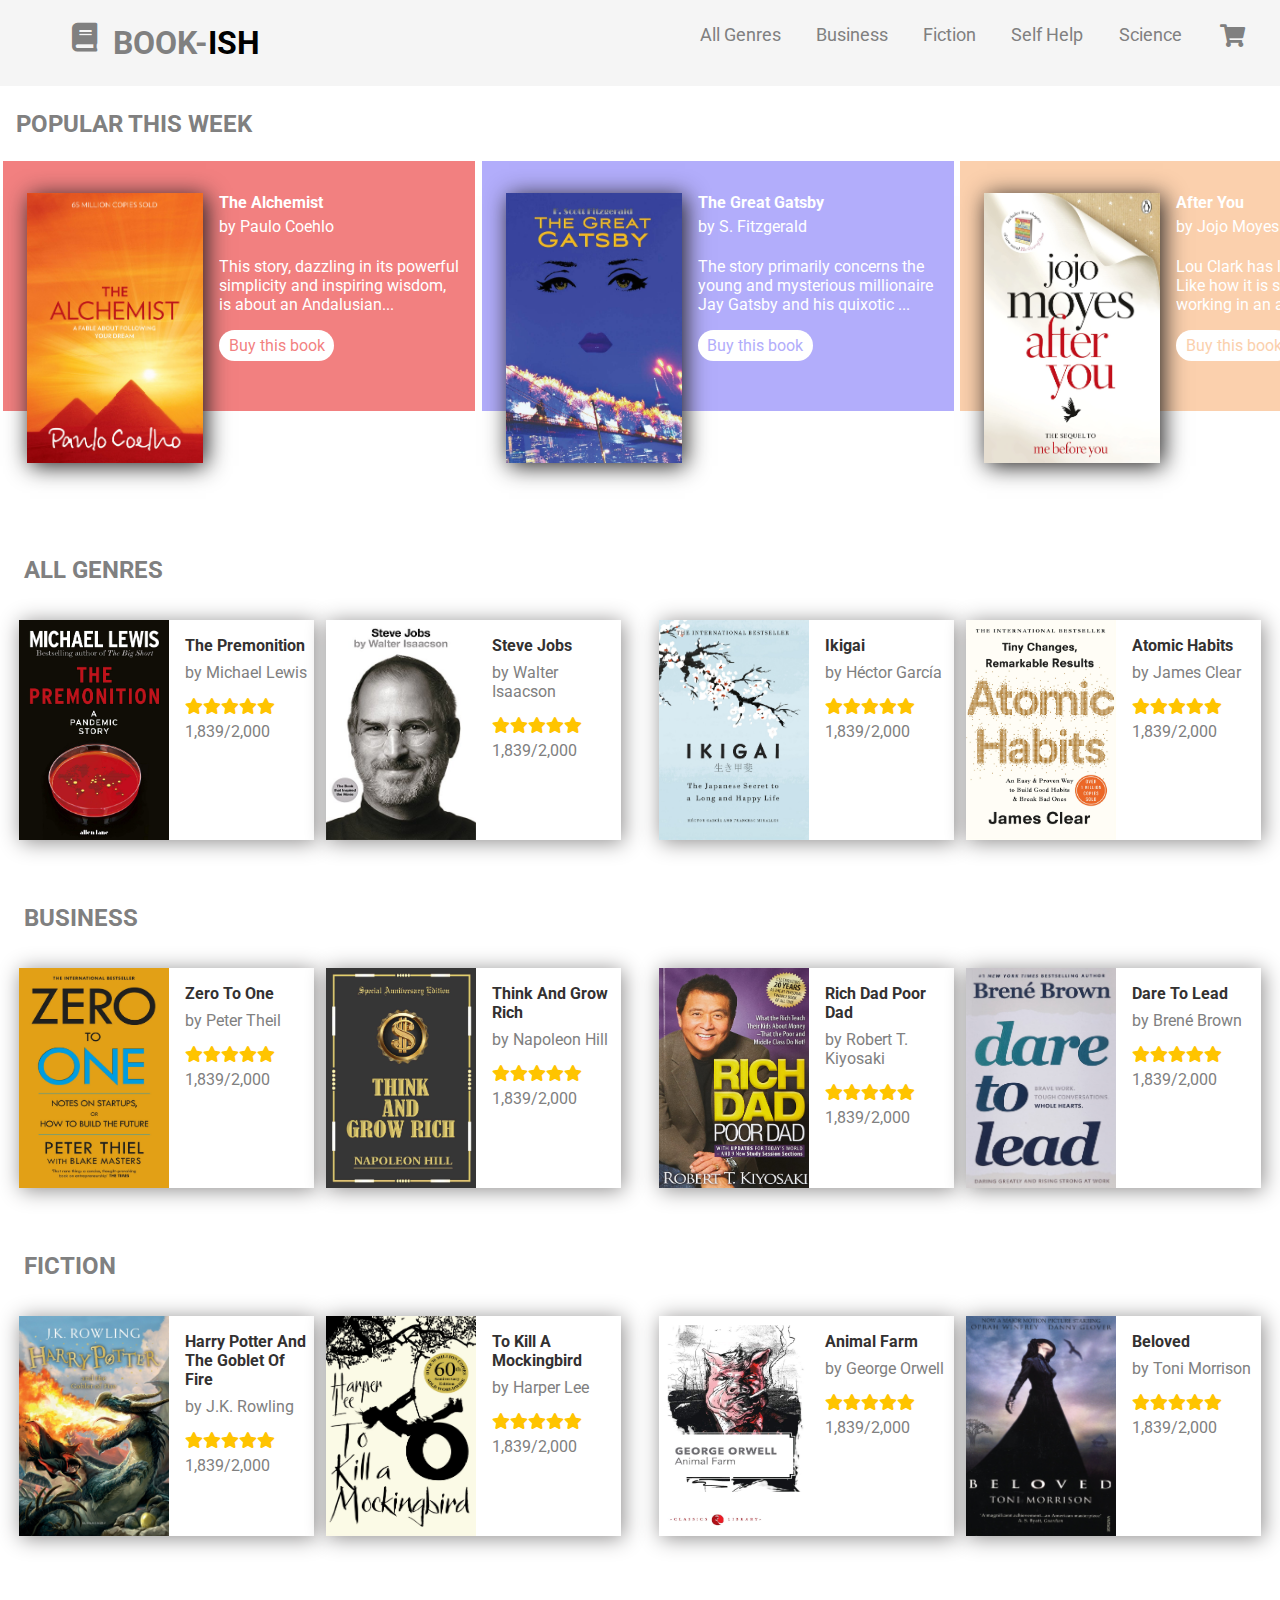
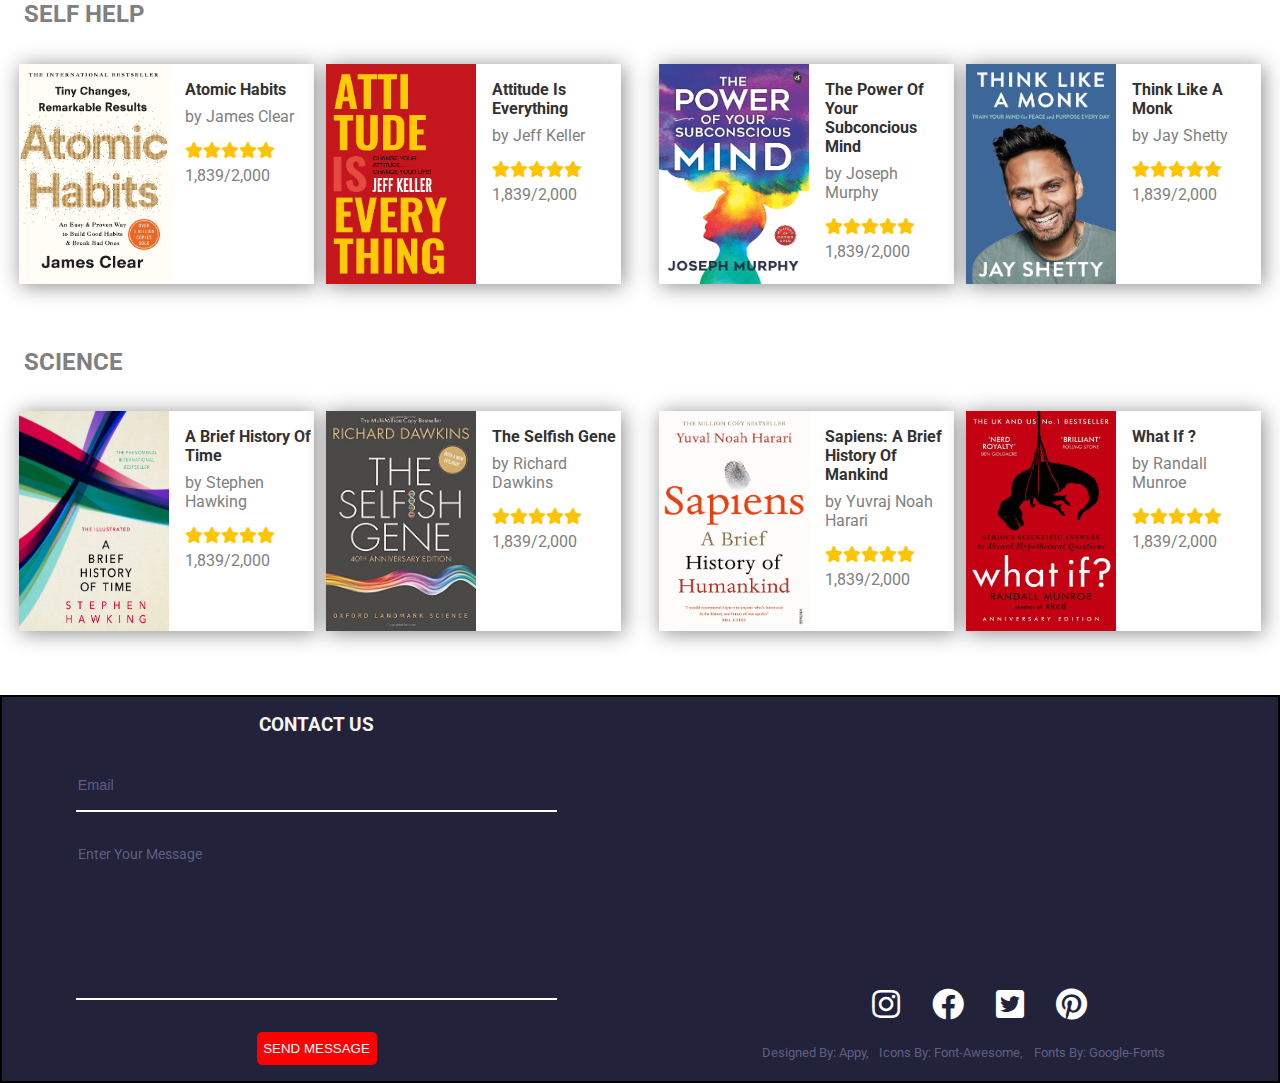
<file: index.html>
<!DOCTYPE html>
<html lang="en">

<head>
    <meta charset="UTF-8">
    <meta name="viewport" content="width=device-width, initial-scale=1.0">
    <link rel="stylesheet" type="text/css" href="base.css">
    <link rel="stylesheet" type="text/css" href="css/all.css">
    <link rel="preconnect" href="https://fonts.googleapis.com">
    <link rel="preconnect" href="https://fonts.gstatic.com" crossorigin>
    <link
        href="https://fonts.googleapis.com/css2?family=Roboto:ital,wght@0,100;0,300;0,400;0,500;0,700;0,900;1,100;1,300;1,400;1,500;1,700;1,900&display=swap"
        rel="stylesheet">
    <link rel="icon" href="favicon.ico">
    <title>Bookish</title>
</head>

<body>
    <!-- Navbar area -->
    <nav class="navbar" id="navid">
        <div class="name-logo-and-genre">
            <div class="name-and-logo">
                <div><i class="fas fa-book"></i></div>
                <div>
                    <h1>Book-<span style="color: black;">ish</span></h1>
                </div>
            </div>
            <ul class="genres" id="genreid">
                <a href="#1">
                    <li>All genres</li>
                </a>
                <a href="#2">
                    <li>Business</li>
                </a>
                <a href="#3">
                    <li>Fiction</li>
                </a>
                <a href="#4">
                    <li>Self help</li>
                </a>
                <a href="#5">
                    <li>science</li>
                </a>
            </ul>
        </div>
        <div class="ham-and-shop">
            <div class="ham"><a href="javascript:void(0)" onclick="genre_respo()"><i class="fa fa-bars"></i></a></div>
            <div class="shop"><a href="#"><i class="fas fa-shopping-cart"></i></a></div>
        </div>
    </nav>

    <!-- popular -->
    <div class="popular-heading">
        <h2>popular this week</h2>
    </div>
    <div class="popular">

        <div class="books">
            <img src="covers/alchemist.jpg">
            <div class="description">
                <h4>The alchemist</h4>
                <p>by Paulo Coehlo</p>
                <div class="description-container">
                    <p>This story, dazzling in its powerful simplicity and inspiring wisdom, is about an Andalusian...
                    </p>
                </div>
                <a href="#">
                    <div class="buy-this">
                        <p>Buy this book</p>
                    </div>
                </a>
            </div>
        </div>

        <div class="books" style="background-color: #b2adfb;">
            <img src="covers/gatsby.jpg">
            <div class="description">
                <h4>The great gatsby</h4>
                <p>by S. Fitzgerald</p>
                <div class="description-container">
                    <p>The story primarily concerns the young and mysterious millionaire Jay Gatsby and his quixotic
                        ...</p>
                </div>
                <a href="#">
                    <div class="buy-this">
                        <p style="color: #b2adfb;">Buy this book</p>
                    </div>
                </a>
            </div>
        </div>

        <div class="books" style="background-color: #fbd0ad;">
            <img src="covers/afteryou.jpg">
            <div class="description">
                <h4>after you</h4>
                <p>by Jojo Moyes</p>
                <div class="description-container">
                    <p>Lou Clark has lots of questions.
                        Like how it is she's ended up working in an airport bar...
                    <p>
                </div>
                <a href="#">
                    <div class="buy-this">
                        <p style="color: #fbd0ad;">Buy this book</p>
                    </div>
                </a>
            </div>
        </div>

        <div class="books" style="background-color: #fbadaf;">
            <img src="covers/bigmagic.jpg">
            <div class="description">
                <h4>big magic</h4>
                <p>by E. Gilbert</p>
                <div class="description-container">
                    <p>Readers of all ages and walks of life have drawn inspiration from Elizabeth Gilbert’s books...
                    <p>
                </div>
                <a href="#">
                    <div class="buy-this">
                        <p style="color: #fbadaf;">Buy this book</p>
                    </div>
                </a>
            </div>
        </div>


    </div>

    <!-- All genres -->
    <div class="allgenres-heading" id="1">
        <h2>All Genres</h2>
    </div>

    <div class="allgenres">
        <div class="area1">
            <div class="smallbook">
                <a href="#" title="Buy This Book"><img src="covers/thepremonition.jpg"></a>
                <div class="smalldescription">
                    <h4>the premonition</h4>
                    <p>by Michael Lewis</p>
                    <div class="stars">
                        <i class="fas fa-star"></i>
                        <i class="fas fa-star"></i>
                        <i class="fas fa-star"></i>
                        <i class="fas fa-star"></i>
                        <i class="fas fa-star"></i>
                    </div>
                    <p style="margin-top: -0.5em">1,839/2,000</p>
                </div>
            </div>
            <div class="smallbook">
                <a href="#" title="Buy This Book"><img src="covers/stevejobs.jpg"></a>
                <div class="smalldescription">
                    <h4>steve jobs</h4>
                    <p>by Walter Isaacson</p>
                    <div class="stars">
                        <i class="fas fa-star"></i>
                        <i class="fas fa-star"></i>
                        <i class="fas fa-star"></i>
                        <i class="fas fa-star"></i>
                        <i class="fas fa-star"></i>
                    </div>
                    <p style="margin-top: -0.5em">1,839/2,000</p>
                </div>
            </div>
        </div>
        <div class="area1">
            <div class="smallbook">
                <a href="#" title="Buy This Book"><img src="covers/ikegai.jpg"></a>
                <div class="smalldescription">
                    <h4>ikigai</h4>
                    <p>by Héctor García</p>
                    <div class="stars">
                        <i class="fas fa-star"></i>
                        <i class="fas fa-star"></i>
                        <i class="fas fa-star"></i>
                        <i class="fas fa-star"></i>
                        <i class="fas fa-star"></i>
                    </div>
                    <p style="margin-top: -0.5em">1,839/2,000</p>
                </div>
            </div>
            <div class="smallbook">
                <a href="#" title="Buy This Book"><img src="covers/atomic.jpg"></a>
                <div class="smalldescription">
                    <h4>atomic habits</h4>
                    <p>by James Clear</p>
                    <div class="stars">
                        <i class="fas fa-star"></i>
                        <i class="fas fa-star"></i>
                        <i class="fas fa-star"></i>
                        <i class="fas fa-star"></i>
                        <i class="fas fa-star"></i>
                    </div>
                    <p style="margin-top: -0.5em">1,839/2,000</p>
                </div>
            </div>
        </div>
    </div>

    <!-- Business -->
    <div class="allgenres-heading" id="2">
        <h2>business</h2>
    </div>

    <div class="allgenres">
        <div class="area1">
            <div class="smallbook">
                <a href="#" title="Buy This Book"><img src="covers/zerotoone.jpg"></a>
                <div class="smalldescription">
                    <h4>zero to one</h4>
                    <p>by Peter Theil</p>
                    <div class="stars">
                        <i class="fas fa-star"></i>
                        <i class="fas fa-star"></i>
                        <i class="fas fa-star"></i>
                        <i class="fas fa-star"></i>
                        <i class="fas fa-star"></i>
                    </div>
                    <p style="margin-top: -0.5em">1,839/2,000</p>
                </div>
            </div>
            <div class="smallbook">
                <a href="#" title="Buy This Book"><img src="covers/thinkandgrow.jpg"></a>
                <div class="smalldescription">
                    <h4>Think and grow rich</h4>
                    <p>by Napoleon Hill</p>
                    <div class="stars">
                        <i class="fas fa-star"></i>
                        <i class="fas fa-star"></i>
                        <i class="fas fa-star"></i>
                        <i class="fas fa-star"></i>
                        <i class="fas fa-star"></i>
                    </div>
                    <p style="margin-top: -0.5em">1,839/2,000</p>
                </div>
            </div>
        </div>
        <div class="area1">
            <div class="smallbook">
                <a href="#" title="Buy This Book"><img src="covers/richdad.jpg"></a>
                <div class="smalldescription">
                    <h4>rich dad poor dad</h4>
                    <p>by Robert T. Kiyosaki</p>
                    <div class="stars">
                        <i class="fas fa-star"></i>
                        <i class="fas fa-star"></i>
                        <i class="fas fa-star"></i>
                        <i class="fas fa-star"></i>
                        <i class="fas fa-star"></i>
                    </div>
                    <p style="margin-top: -0.5em">1,839/2,000</p>
                </div>
            </div>
            <div class="smallbook">
                <a href="#" title="Buy This Book"><img src="covers/daretolead.jpg"></a>
                <div class="smalldescription">
                    <h4>dare to lead</h4>
                    <p>by Brené Brown</p>
                    <div class="stars">
                        <i class="fas fa-star"></i>
                        <i class="fas fa-star"></i>
                        <i class="fas fa-star"></i>
                        <i class="fas fa-star"></i>
                        <i class="fas fa-star"></i>
                    </div>
                    <p style="margin-top: -0.5em">1,839/2,000</p>
                </div>
            </div>
        </div>
    </div>

    <!-- Fiction -->

    <div class="allgenres-heading" id="3">
        <h2>fiction</h2>
    </div>

    <div class="allgenres">
        <div class="area1">
            <div class="smallbook">
                <a href="#" title="Buy This Book"><img src="covers/harryputtar.jpg"></a>
                <div class="smalldescription">
                    <h4>harry potter and the goblet of fire</h4>
                    <p>by J.K. Rowling</p>
                    <div class="stars">
                        <i class="fas fa-star"></i>
                        <i class="fas fa-star"></i>
                        <i class="fas fa-star"></i>
                        <i class="fas fa-star"></i>
                        <i class="fas fa-star"></i>
                    </div>
                    <p style="margin-top: -0.5em">1,839/2,000</p>
                </div>
            </div>
            <div class="smallbook">
                <a href="#" title="Buy This Book"><img src="covers/mockingbird.jpg"></a>
                <div class="smalldescription">
                    <h4>to kill a mockingbird</h4>
                    <p>by Harper Lee</p>
                    <div class="stars">
                        <i class="fas fa-star"></i>
                        <i class="fas fa-star"></i>
                        <i class="fas fa-star"></i>
                        <i class="fas fa-star"></i>
                        <i class="fas fa-star"></i>
                    </div>
                    <p style="margin-top: -0.5em">1,839/2,000</p>
                </div>
            </div>
        </div>
        <div class="area1">
            <div class="smallbook">
                <a href="#" title="Buy This Book"><img src="covers/animalfarm.jpg"></a>
                <div class="smalldescription">
                    <h4>animal farm</h4>
                    <p>by George Orwell</p>
                    <div class="stars">
                        <i class="fas fa-star"></i>
                        <i class="fas fa-star"></i>
                        <i class="fas fa-star"></i>
                        <i class="fas fa-star"></i>
                        <i class="fas fa-star"></i>
                    </div>
                    <p style="margin-top: -0.5em">1,839/2,000</p>
                </div>
            </div>
            <div class="smallbook">
                <a href="#" title="Buy This Book"><img src="covers/beloved.jpg"></a>
                <div class="smalldescription">
                    <h4>beloved</h4>
                    <p>by Toni Morrison</p>
                    <div class="stars">
                        <i class="fas fa-star"></i>
                        <i class="fas fa-star"></i>
                        <i class="fas fa-star"></i>
                        <i class="fas fa-star"></i>
                        <i class="fas fa-star"></i>
                    </div>
                    <p style="margin-top: -0.5em">1,839/2,000</p>
                </div>
            </div>
        </div>
    </div>

    <!-- Self help -->

    <div class="allgenres-heading" id="4">
        <h2>Self help</h2>
    </div>

    <div class="allgenres">
        <div class="area1">
            <div class="smallbook">
                <a href="#" title="Buy This Book"><img src="covers/atomic.jpg"></a>
                <div class="smalldescription">
                    <h4>Atomic habits</h4>
                    <p>by James Clear</p>
                    <div class="stars">
                        <i class="fas fa-star"></i>
                        <i class="fas fa-star"></i>
                        <i class="fas fa-star"></i>
                        <i class="fas fa-star"></i>
                        <i class="fas fa-star"></i>
                    </div>
                    <p style="margin-top: -0.5em">1,839/2,000</p>
                </div>
            </div>
            <div class="smallbook">
                <a href="#" title="Buy This Book"><img src="covers/attitude.jpg"></a>
                <div class="smalldescription">
                    <h4>attitude is everything</h4>
                    <p>by Jeff Keller</p>
                    <div class="stars">
                        <i class="fas fa-star"></i>
                        <i class="fas fa-star"></i>
                        <i class="fas fa-star"></i>
                        <i class="fas fa-star"></i>
                        <i class="fas fa-star"></i>
                    </div>
                    <p style="margin-top: -0.5em">1,839/2,000</p>
                </div>
            </div>
        </div>
        <div class="area1">
            <div class="smallbook">
                <a href="#" title="Buy This Book"><img src="covers/power.jpg"></a>
                <div class="smalldescription">
                    <h4>the power of your subconcious mind</h4>
                    <p>by Joseph Murphy</p>
                    <div class="stars">
                        <i class="fas fa-star"></i>
                        <i class="fas fa-star"></i>
                        <i class="fas fa-star"></i>
                        <i class="fas fa-star"></i>
                        <i class="fas fa-star"></i>
                    </div>
                    <p style="margin-top: -0.5em">1,839/2,000</p>
                </div>
            </div>
            <div class="smallbook">
                <a href="#" title="Buy This Book"><img src="covers/monk.jpg"></a>
                <div class="smalldescription">
                    <h4>think like a monk</h4>
                    <p>by Jay Shetty</p>
                    <div class="stars">
                        <i class="fas fa-star"></i>
                        <i class="fas fa-star"></i>
                        <i class="fas fa-star"></i>
                        <i class="fas fa-star"></i>
                        <i class="fas fa-star"></i>
                    </div>
                    <p style="margin-top: -0.5em">1,839/2,000</p>
                </div>
            </div>
        </div>
    </div>

    <!-- Science -->

    <div class="allgenres-heading"  id="5">
        <h2>science</h2>
    </div>

    <div class="allgenres">
        <div class="area1">
            <div class="smallbook">
                <a href="#" title="Buy This Book"><img src="covers/time.jpg"></a>
                <div class="smalldescription">
                    <h4>a brief history of time</h4>
                    <p>by Stephen Hawking</p>
                    <div class="stars">
                        <i class="fas fa-star"></i>
                        <i class="fas fa-star"></i>
                        <i class="fas fa-star"></i>
                        <i class="fas fa-star"></i>
                        <i class="fas fa-star"></i>
                    </div>
                    <p style="margin-top: -0.5em">1,839/2,000</p>
                </div>
            </div>
            <div class="smallbook">
                <a href="#" title="Buy This Book"><img src="covers/gene.jpg"></a>
                <div class="smalldescription">
                    <h4>the selfish gene</h4>
                    <p>by Richard Dawkins</p>
                    <div class="stars">
                        <i class="fas fa-star"></i>
                        <i class="fas fa-star"></i>
                        <i class="fas fa-star"></i>
                        <i class="fas fa-star"></i>
                        <i class="fas fa-star"></i>
                    </div>
                    <p style="margin-top: -0.5em">1,839/2,000</p>
                </div>
            </div>
        </div>
        <div class="area1">
            <div class="smallbook">
                <a href="#" title="Buy This Book"><img src="covers/sapiens.jpg"></a>
                <div class="smalldescription">
                    <h4>sapiens: a brief history of mankind</h4>
                    <p>by Yuvraj Noah Harari</p>
                    <div class="stars">
                        <i class="fas fa-star"></i>
                        <i class="fas fa-star"></i>
                        <i class="fas fa-star"></i>
                        <i class="fas fa-star"></i>
                        <i class="fas fa-star"></i>
                    </div>
                    <p style="margin-top: -0.5em">1,839/2,000</p>
                </div>
            </div>
            <div class="smallbook">
                <a href="#" title="Buy This Book"><img src="covers/whatif.jpg"></a>
                <div class="smalldescription">
                    <h4>what if ?</h4>
                    <p>by Randall Munroe</p>
                    <div class="stars">
                        <i class="fas fa-star"></i>
                        <i class="fas fa-star"></i>
                        <i class="fas fa-star"></i>
                        <i class="fas fa-star"></i>
                        <i class="fas fa-star"></i>
                    </div>
                    <p style="margin-top: -0.5em">1,839/2,000</p>
                </div>
            </div>
        </div>
    </div>

    <!-- Footer -->
    <footer class="foot">
        <div class="messagearea">
            <h2>contact us</h2>
            <form>
                <div class="email"><input type="text" placeholder="Email"></div>
                <div class="message"><textarea placeholder="Enter Your Message"></textarea></div>
                <div class="btn"><input type="submit" value="SEND MESSAGE"></div>
            </form>
        </div>
        <div class="social">
            <div class="socialwrapper">
                <div class="socialicons">
                    <ul>
                        <a href="#">
                            <li><i class="fab fa-instagram"></i></li>
                        </a>
                        <a href="#">
                            <li><i class="fab fa-facebook"></i></li>
                        </a>
                        <a href="#">
                            <li><i class="fab fa-twitter-square"></i></li>
                        </a>
                        <a href="#">
                            <li><i class="fab fa-pinterest"></i></li>
                        </a>
                    </ul>
                </div>
                <div class="mentions">
                    <p>Designed by: Appy,</p>
                    <p>icons by: font-awesome,</p>
                    <p>fonts by: google-fonts</p>
                </div>
            </div>
        </div>
    </footer>

    <script src="main.js"></script>
</body>

</html>
</file>
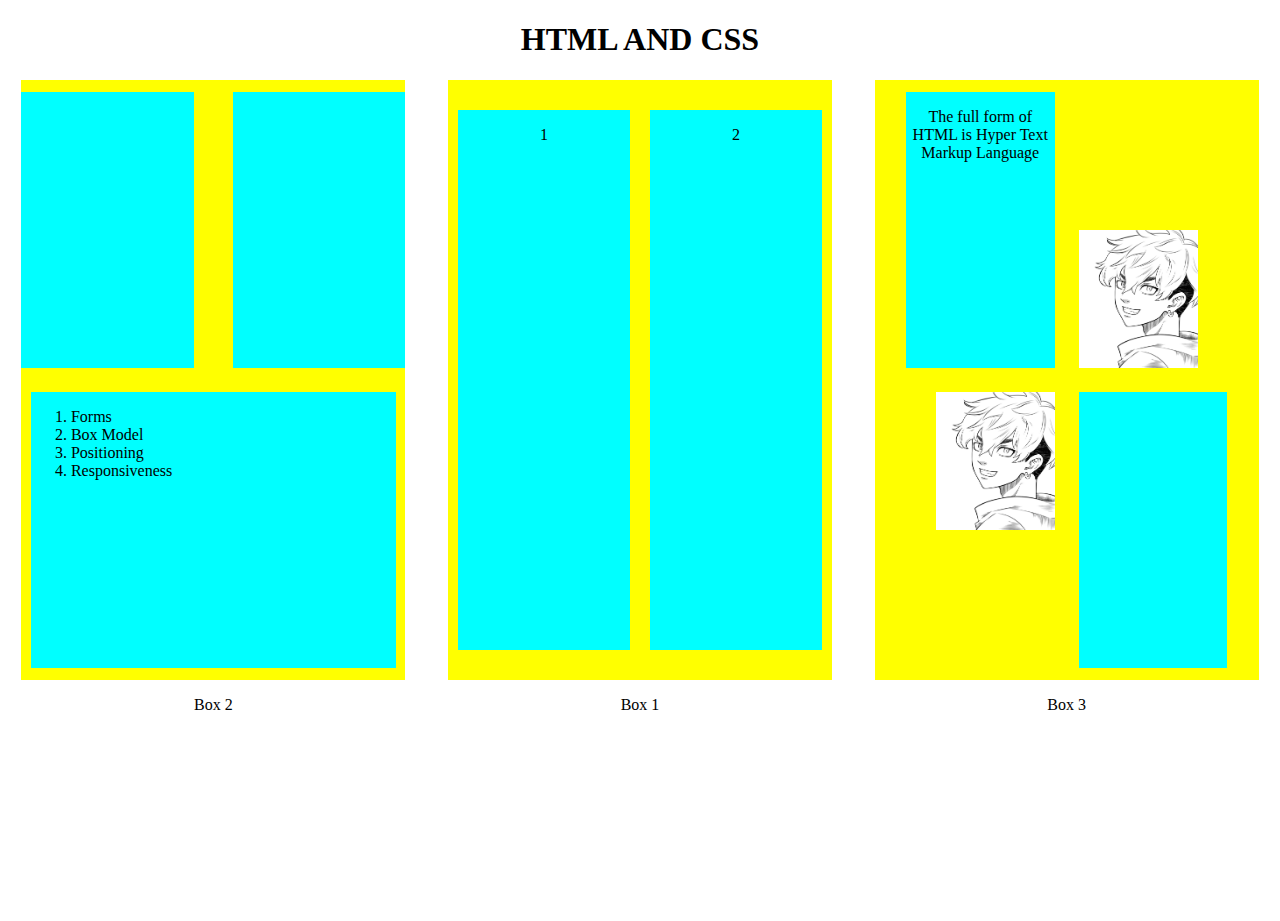
<file: test.html>
<!DOCTYPE html>
<html lang="en">
<head>
    <meta charset="UTF-8">
    <meta name="viewport" content="width=device-width, initial-scale=1.0">
    <link rel="stylesheet" type="text/css" href="test.css">
    <title>Test</title>
</head>
<body>
    <h1>HTML AND CSS</h1>
    <div class="container">
    <div class="wrapper">
    <div class="box1">
        <div class="insidebox1">
            <div class="temp"></div>
            <div class="temp"></div>
        </div>
        <div class="insidebox2w"><div class="insidebox2">
            <ol>
                <li>Forms</li>
                <li>Box Model</li>
                <li>Positioning</li>
                <li>Responsiveness</li>
            </ol>
        </div></div>
    </div>
    <p id="show">Box 2</p>
    <p id="notshow"> Box 1</p>
    </div>
    <div class="wrapper">
    <div class="box2">
        <div class="insidebox22"><p>1</p></div>
        <div class="insidebox22"><p>2</p></div>
    </div>
    <p id="show">Box 1</p>
    <p id="notshow">Box 2</p>
    </div>
    <div class="wrapper">
    <div class="box3">
        <div class="insidebox3">
            <div class="temp1"><p>
                The full form of HTML is Hyper Text Markup Language
            </p></div>
            <div class="temp2"><img src="img.jpg"></div>
        </div>
        <div class="insidebox33">
            <div class="temp2"><img src="img.jpg"></div>
            <div class="temp1"></div>
        </div>
    </div>
    <p>Box 3</p>
    </div>
    </div>
</body>
</html>
</file>
<file: base.css>
html,body{
    margin: 0;
    height: 100%;
    font-family: 'Roboto', sans-serif;
}

a{
    text-decoration: none;
}

h4{
    margin: 0;
    padding: 0;
}

::placeholder{
    color: #7676a1bd;
    font-size: 0.9rem;
}

/* --------navbar area-------- */

.navbar{
    background-color: whitesmoke;
    display: flex;
    /* border: 2px solid yellow; */
    justify-content: space-between;
    padding: 1em;
    color: gray;
    position: fixed;
    top: 0;
    width: 100%;
    transition: .5s;
}

.name-logo-and-genre{
    /* border: 2px solid white; */
    display: flex;
    width: 100%;
    justify-content: space-between;
}


/* ---------name-and-logo */

.name-and-logo{
    display: flex;
    /* border: 2px solid red; */
    margin-left: 2em;
    padding: 0.5em;
}

.name-and-logo i{
    font-size: 1.8rem;
    /* border: 2px solid blue; */
}

.name-and-logo h1{
    margin: 0;
    text-transform: uppercase;
}

.name-and-logo div{
    margin-left: 1em;
}

/* ------------generes--------- */

.genres{
    display: flex;
    list-style: none;
    /* border: 2px solid brown; */
    margin: 0;
    padding: 0;
    /* margin-right: 0.5em; */
    text-transform: capitalize;
}

.genres a{
    margin-left: 1em;
    font-size: 1.1rem;
    /* color: gray; */
    /* border: 2px solid white; */
    padding: 0.5em;
    border-radius: 10px;
    /* background-color: #fca311; */
}

.genres a li{
    color: gray;
}



/* -----------ham and shop-------- */

.ham-and-shop{
    /* border: 2px solid red; */
    display: flex;
    padding: 0.3em;
    font-size: 1.4rem;
    margin-right: 1em;
}

.ham-and-shop i{
    color: gray;
}
.shop{
    margin: 0 1em 0 1em;
}

.ham{
    display: none;
}

/* ---------popular----------- */

.popular-heading{
    margin-top: 110px;
    margin-left: 1em;
    text-transform: uppercase;
    color: gray;
    /* margin-top: 1em; */
}

.popular{
    margin-top: 1em;
    height: 350px;
    display: flex;
    overflow-y: hidden;
    overflow-x: scroll;
    -ms-overflow-style: none;  /* IE and Edge */
    scrollbar-width: none;  /* Firefox */
    /* background-color: bisque; */
}
.popular::-webkit-scrollbar {
    display: none;
  }

/* -----books covers and tiles-------- */

.books{
    width: 35em;
    background-color: #f06969d8;
    height: 250px;
    display: flex;
    color: white;
    margin: 0.2em;
}

.description{
    margin-top: 2em;
    margin-left: 1em;
    margin-right: 1em;
}

.description h4{
    text-transform: capitalize;
}

.description-container{
    /* padding: 1em; */
    overflow: hidden;
    /* height: 99px; */
    width: 15em;
    line-break: auto;
}

.description p{
    margin-top: 0.3em;
}

.buy-this{
    /* margin-top: 2em; */
    background-color: white;
    border-radius: 20px;
    padding: 0.4em 0.6em 0.4em 0.6em;
    display: inline-block;

}
.buy-this p{
    margin: 0;
    color: #f06969d8;
}

.popular img{
    width: 11em;
    height: 270px;
    margin-top: 2em;
    margin-left: 1.5em;
    box-shadow: 3px 3px 22px rgb(31, 30, 30);
}


/* ----------All genres------------- */

.allgenres-heading h2{
    margin-left: 1em;
    color: gray;
    text-transform: uppercase;
    margin-top: 2em;
}

.allgenres{
    /* height: 250px; */
    display: flex;
    justify-content: space-around;
}

.area1{
    width: 47%;
    /* border: 2px solid red; */
    display: flex;
    padding: 1em;
    justify-content: space-between;

}

.smallbook{
    width: 49%;
    /* border: 2px solid black; */
    height: 220px;
    display: flex;
    box-shadow: 2px 2px 20px rgb(141, 139, 139);

}

.smallbook img{
    height: 100%;
    width: 150px;
}


.smalldescription h4{
    margin-top: 1em;
    margin-left: 1em;
    color: rgb(51, 49, 49);
    text-transform: capitalize;
}

.smalldescription p{
    margin-top: 0.5em;
    margin-left: 1em;
    color: gray;
}

.stars{
    display: flex;
    margin: 1em;
    color: rgb(255, 196, 0);
}


/* ---------footer-area--------- */

.foot{
    border: 2px solid;
    padding: 1em;
    display: flex;
    justify-content: space-between;
    margin-top: 3em;
    background-color: #22223b;
}

.messagearea{
    width: 48%;
    /* border: 2px solid ; */
}

.email{
    /* border: 2px solid; */
    display: flex;
    justify-content: center;
}

.message{
    display: flex;
    justify-content: center;
}

.btn{
    display: flex;
    justify-content: center;
    margin-top: 1em;
}
.messagearea h2{
    text-transform: uppercase;
    font-size: 1.2rem;
    margin-top: 0;
    text-align: center;
    margin-bottom: 2em;
    color: whitesmoke;
}

.messagearea input[type=text]{
    width: 80%;
    margin-bottom: 2em;
    vertical-align: top;
    border: 0;
    padding-bottom: 1em;
    border-bottom: 2px solid white;
    background-color: #22223b;
    color: white;
    font-size: 1rem;
    /* text-align: center; */
}

input[type=text]:focus{
    outline: none;
}

textarea{
    width: 80%;
    height: 150px;
    margin-bottom: 1em;
    resize: none;
    border: 0;
    border-bottom: 2px solid white;
    background-color: #22223b;
    font-size: 1rem;
    color: white;
    font-family: 'Roboto', sans-serif;
}

textarea:focus{
    outline: none;
}

input[type=submit]{
    padding: 0.7em 0.5em;
    background-color: #ff0000;
    color: white;
    border: 0;
    cursor: pointer;
    border-radius: 5px;
}

.social{
    width: 48%;
    display: flex;
    align-items: flex-end;
}

.socialwrapper{
    width: 100%;
}

.socialicons{
    display: flex;
    justify-content: center;
}

.socialicons li{
    list-style: none;
    font-size: 2rem;
    margin-left: 1em;
    color: white;
}

.socialicons ul{
    display: flex;
    padding: 0;
}

.mentions{
    color: #7676a1bd;
    display: flex;
    justify-content: center;
}

.mentions p{
    padding: 0;
    margin: 0.4em;
    text-transform: capitalize;
    font-size: 0.8rem;
}


/* --------media-queries--------- */


/*-------for displaying genres resposively--------*/

@media(max-width: 1000px){
    .ham{
        display: block;
    }

    .shop{
        margin-right: 0.5em;
        margin-left: 1.2em
    }

    .name-logo-and-genre{
        flex-direction: column;
    }

    .genres{
        margin-top: 1em;
        display: none;
        margin-left: 0em;
        width: fit-content;
    }

    .respo-gen{
        display: flex;
        flex-direction: column;
        /* display: block; */
    }

    .name-and-logo{
        margin-left: 0em;
    }

}

/* --------for books tiles--------- */

@media(max-width: 600px){
    .popular{
        flex-direction: column;
        overflow-y: scroll;
        height: 500px;
    }

    .books{
        width: 100%;
        margin: 0;
        margin-bottom: 4em;
        height: 300px;
    }

    .popular img{
        height: 200px;
        margin-top: 1em;
        transition: 0.5s;
    }

    .description-container{
        width: 100%;
        height: 65px;
    }

}

@media(max-width: 400px){
    .buy-this{
        margin-top: 0.5em;
    }

}


/* ----------for small books--------- */

@media(max-width: 1200px){
    .area1{
        flex-direction: column;
        width: 100%;
    }

    .smallbook{
        width: 100%;
        margin-bottom: 2em;
    }


}

@media(max-width: 600px){
    .allgenres{
        flex-direction: column;
    }

    .area1{
        padding: 0;
    }
    .smallbook{
        width: 90%;
        margin-left: 1em;
    }
}

/* --------footer--------- */

@media(max-width: 1000px){
    .foot{
        flex-direction: column;
    }

    .social,.messagearea{
        width: 100%;
    }

    .messagearea{
        margin-bottom: 2em;
    }
}


/* ------hover area------- */

.genres a li:hover{
    color: black;
}

.ham-and-shop i:hover{
    color: black;
}

.buy-this p:hover{
    font-weight: bold;
}

.fa-instagram:hover{
    color: rgb(218, 31, 218);
}

.fa-facebook:hover{
    color: rgb(0, 102, 255);
}

.fa-twitter-square:hover{
    color: rgb(0, 166, 231);
}

.fa-pinterest:hover{
    color: rgb(241, 65, 65);
}

input[type=submit]:hover{
    filter: contrast(90%);
}
</file>
<file: test.css>
html,body{
    margin: 0;
    padding: 0;
    height: 100%;
}

h1{
    text-transform: uppercase;
    text-align: center;
}

p{
    text-align: center;
}

.container{
    display: flex;
    justify-content: space-around;
}

.wrapper{
    width: 30%;
}
.box1, .box2, .box3{
    height: 600px;
    /* width: 30%; */
    background-color: yellow;
}

.box1{
    display: flex;
    justify-content: space-around;
    flex-direction: column;
}
.insidebox1{
    height: 46%;
    display: flex;
    justify-content: space-between;
    /* background-color: cyan; */
}

.insidebox2w{
    display: flex;
    justify-content: center;
    height: 46%;
}

.temp{
    height: 100%;
    background-color: cyan;
    width: 45%;
}

.insidebox2{
    width: 95%;
    height: 100%;
    background-color: cyan;
}

.box2{
    display: flex;
    justify-content: space-around;
    align-items: center;
}
.insidebox22{
    height: 90%;
    width: 45%;
    background-color: cyan;
}

.box3{
    display: flex;
    flex-direction: column;
    justify-content: space-around;
    align-items: center;
}
.temp1{
    height: 100%;
    width: 43%;
    background-color: cyan;
}

.temp2{
    height: 100%;
    width: 43%;
    /* border: 2px solid; */
    display: flex;
    align-items: flex-end;
}

.insidebox3,.insidebox33{
    width: 90%;
    height: 46%;
    display: flex;
    justify-content: space-around;
    /* border: 2px solid; */
}


img{
    width: 80%;
    height: 50%;
}

.insidebox33 .temp2{
    align-items: flex-start;
    justify-content: flex-end;
}

#notshow{
    display: none;
}


@media(max-width: 768px){
    .container{
        flex-direction: column;
        align-items: center;
    }

    .wrapper{
        width: 70%;
        margin-bottom: 1em;
    }

    img{
        width: 100%;
        height: 70%;
    }

    .box2{
        flex-direction: column;
    }

    .insidebox22{
        width: 90%;
        height: 45%;
    }

    .temp2{
        align-items: flex-start;
        justify-content: flex-end;
    }
    .insidebox33 .temp2{
        align-items: flex-end;
        justify-content: flex-end;
    }

    #show{
        display: none;
    }

    #notshow{
        display: block;
    }

}
</file>
